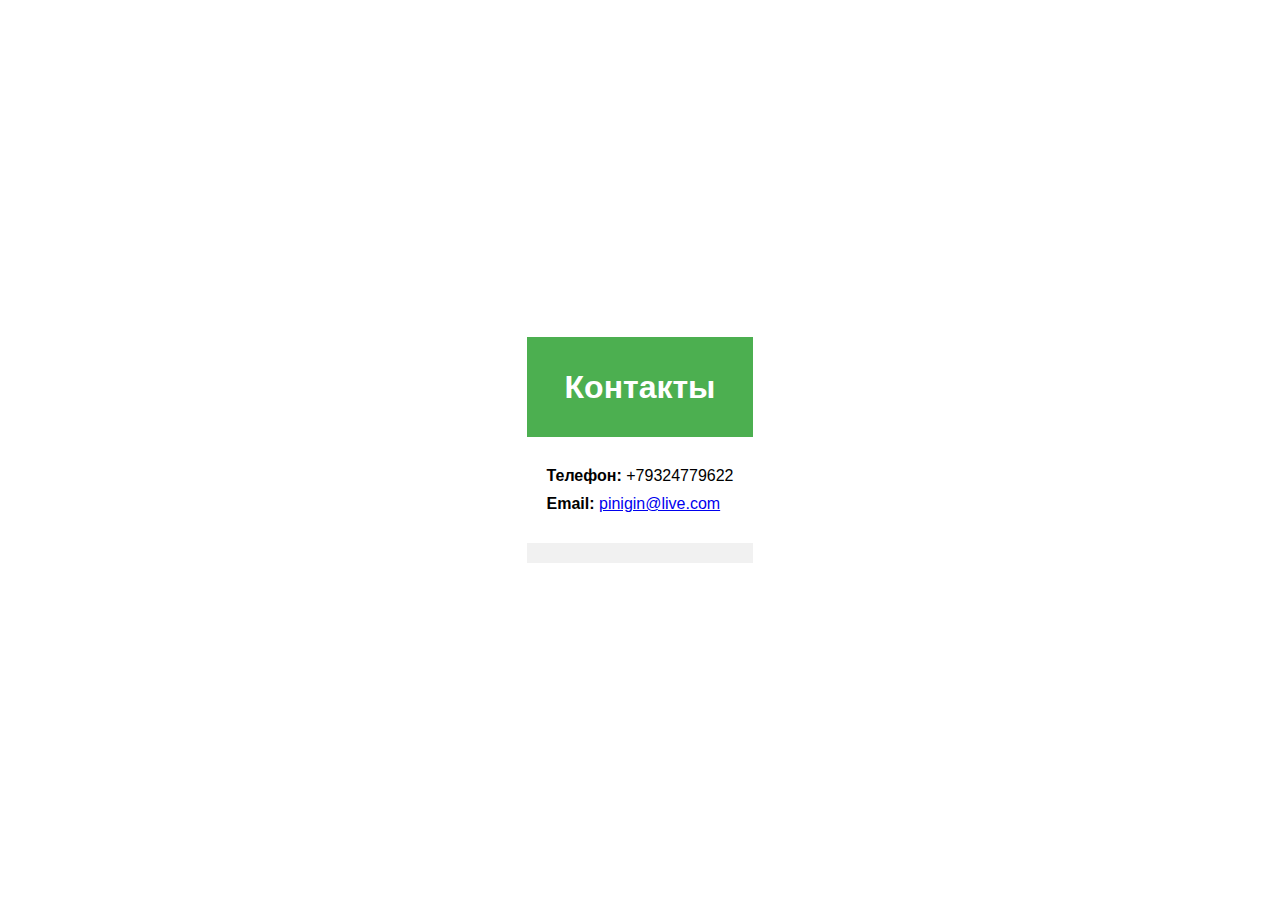
<file: contacts.html>
<!DOCTYPE html>
<html lang="ru">
<head>
    <meta charset="UTF-8">
    <meta name="viewport" content="width=device-width, initial-scale=1.0">
    <title>Контакты</title>
    <link rel="stylesheet" href="/assets/css/contacts.css">
</head>
<body>
<header>
    <h1>Контакты</h1>
</header>
<div class="contact-details">
    <div class="contact-item">
        <strong>Телефон:</strong> +79324779622
    </div>
    <div class="contact-item">
        <strong>Email:</strong> <a href="mailto:pinigin@live.com">pinigin@live.com</a>
    </div>
</div>
<footer>
</footer>
</body>
</html>
</file>
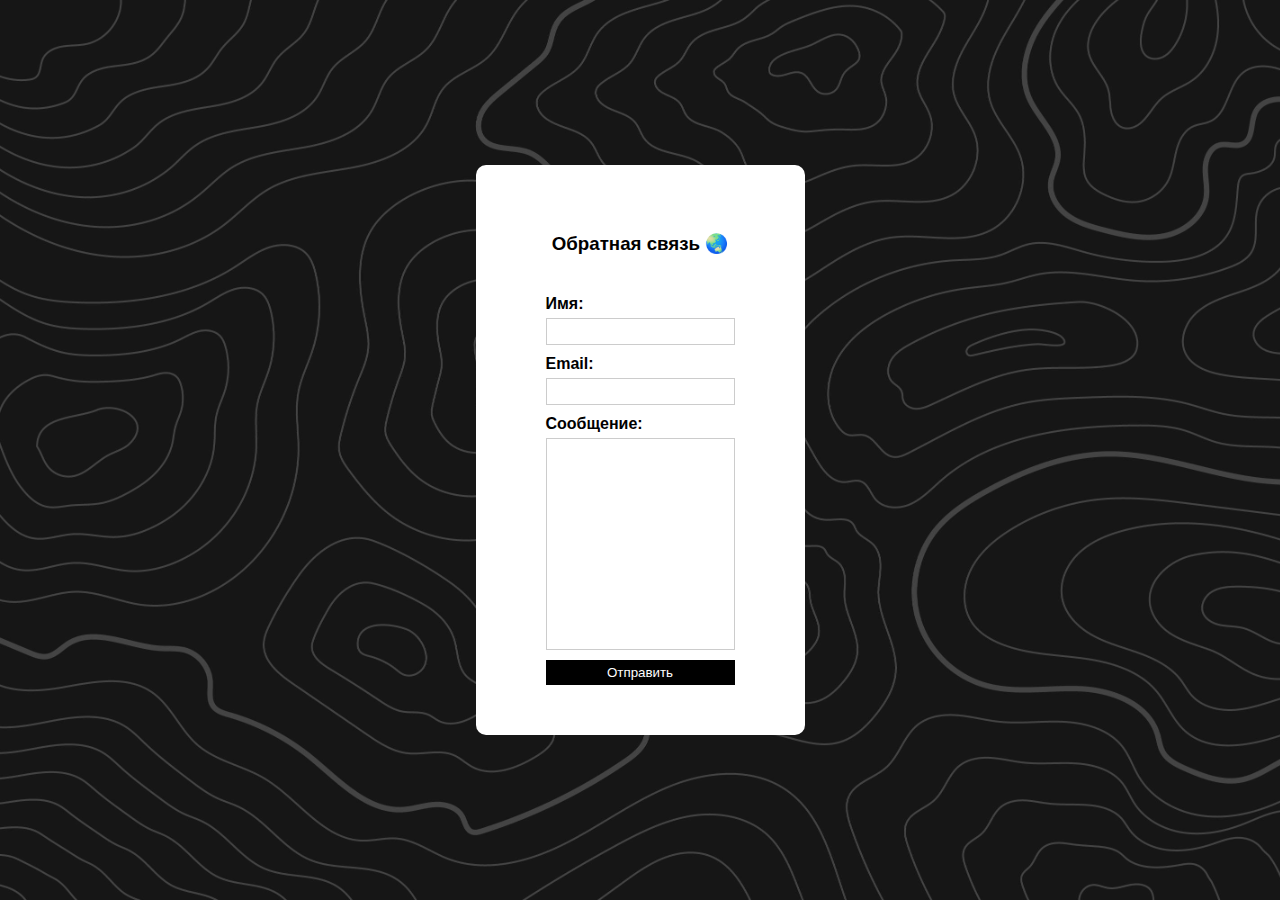
<file: feedback.html>
<!DOCTYPE html>
<html lang="ru">
<head>
    <meta charset="UTF-8">
    <meta name="viewport" content="width=device-width, initial-scale=1.0">
    <title>Обратная связь</title>
    <link rel="stylesheet" href="/assets/css/feedback.css">
</head>
<body>
    <div class="feedbackform">
    <form>
        <h3 class="text-center">Обратная связь &#127759</h3>
        <label for="name">Имя: </label>
        <input type="text" id="name" name="name" required>
      
        <label for="email">Email: </label>
        <input type="email" id="email" name="email" required pattern="^[a-zA-Z0-9_.-]*$">
      
        <label for="message">Сообщение: </label>
        <textarea id="message" name="message" required></textarea>
      
        <button type="submit">Отправить</button>
      </form>
    </div>
</body>
</html>
</file>
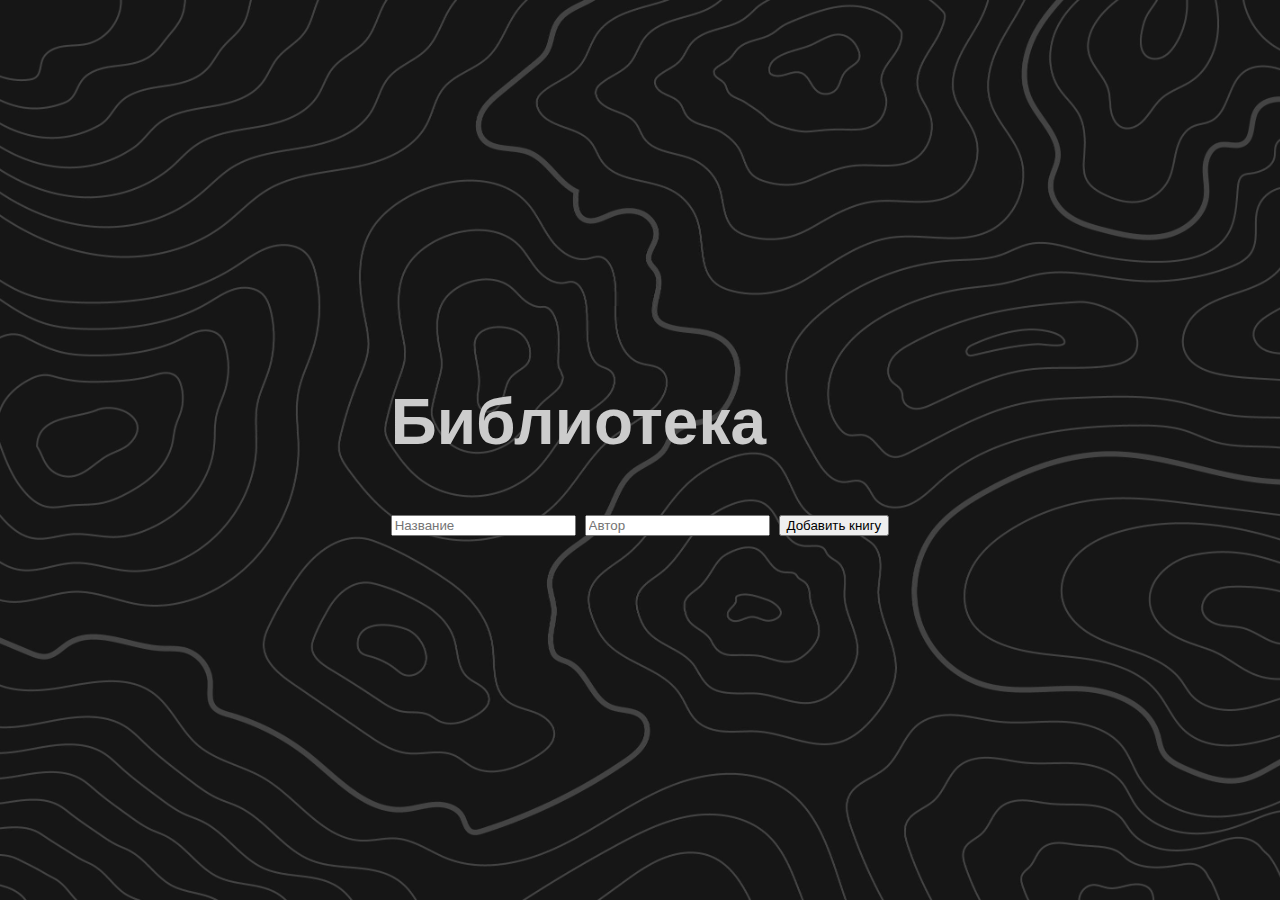
<file: library.html>
<!DOCTYPE html>
<html lang="ru">
<head>
    <meta charset="UTF-8">
    <meta name="viewport" content="width=device-width, initial-scale=1.0">
    <title>Библиотека &#127759</title>
    <link rel="stylesheet" href="assets/css/library.css">
</head>
<body>
    <h1>Библиотека</h1>
    <form id="bookForm">
        <input type="text" id="title" placeholder="Название" required>
        <input type="text" id="author" placeholder="Автор" required>
        <button type="submit">Добавить книгу</button>
    </form>
    <div id="library"></div>
    <script src="/assets/js/library.js"></script>
</body>
</html>
</file>
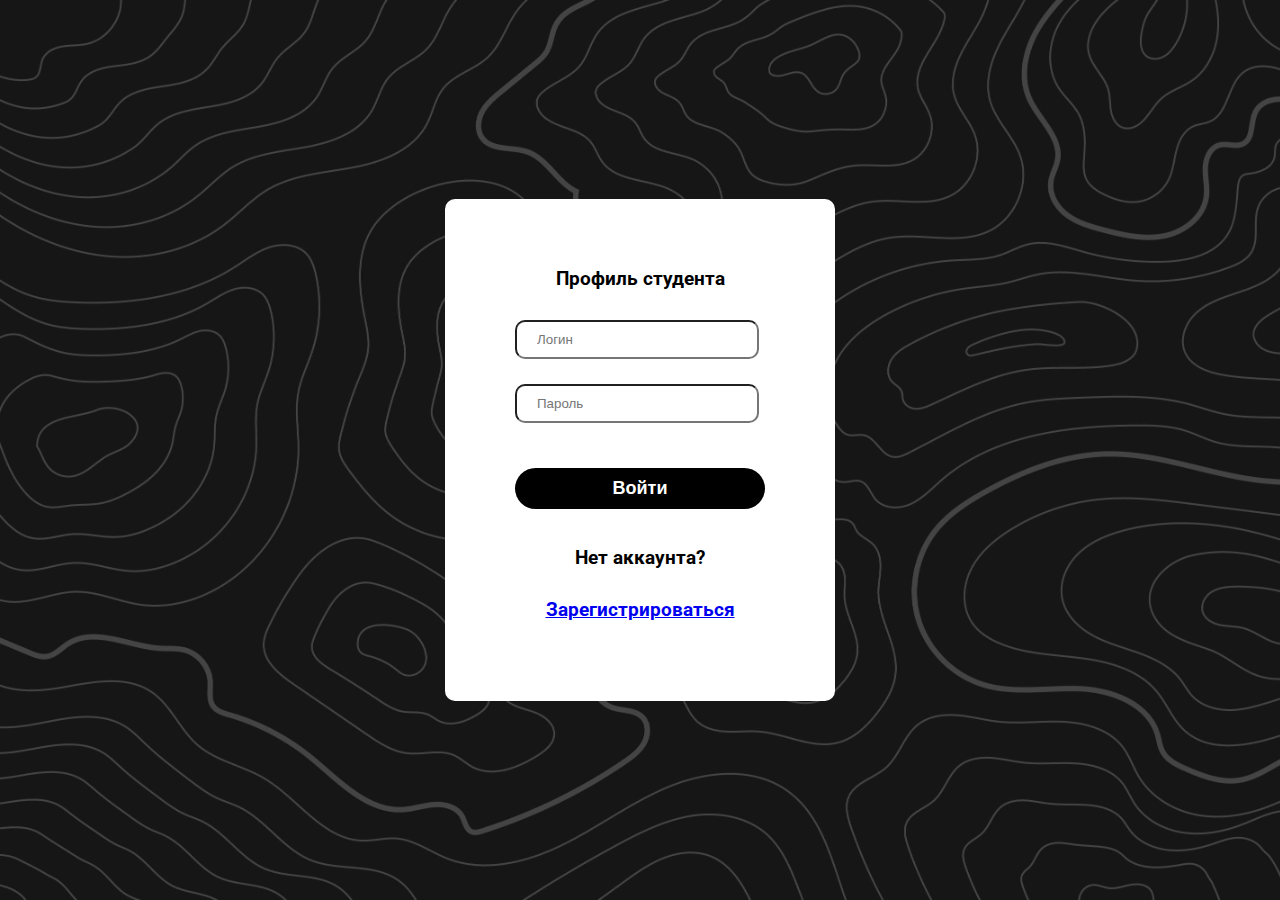
<file: profileform.html>
<!DOCTYPE html>
<html lang="ru">
<head>
    <meta charset="UTF-8">
    <meta name="viewport" content="width=device-width, initial-scale=1.0">
    <title>Вход &#127759</title>
    <link rel="stylesheet" href="/assets/css/profileform.css">
    <link rel="preconnect" href="https://fonts.googleapis.com">
	<link rel="preconnect" href="https://fonts.gstatic.com" crossorigin>
	<link href="https://fonts.googleapis.com/css2?family=Roboto:ital,wght@0,100;0,300;0,400;0,500;0,700;0,900;1,100;1,300;1,400;1,500;1,700;1,900&display=swap" rel="stylesheet">
</head>
<body>
    <div class="userinput">
        <form>
            <h3 class="text-center">Профиль студента</h3>
            <div class="form-group">
                <input class="form-control item" type="text" name="login" maxlength="30" minlength="4" pattern="^[a-zA-Z0-9_.-]*$" id="login" placeholder="Логин" required>
            </div>
            <div class="form-group">
                <input class="form-control item" type="password" name="Пароль" minlength="6" id="password" placeholder="Пароль" required>
            </div>
            <div class="form-group">
                <button class="btn btn-primary btn-block enter-account" type="submit">Войти</button>
            </div>
            <h3 class="text-bottom">Нет аккаунта?</h3>
            <h3 class="text-link"><a href="/registration.html">Зарегистрироваться</a></h3>
        </form>
    </div>
</body>
</html>
</file>
<file: assets/css/contacts.css>
html {
    background-blend-mode:overlay;
    display:flex;
    align-items:center;
    justify-content:center;
    background-repeat:no-repeat;
    background-size:cover;
    height:100%;
  }

body {
    font-family: Arial, sans-serif;
    margin: 0;
    padding: 0;
}

header {
    background-color: #4CAF50;
    color: white;
    padding: 10px 0;
    text-align: center;
}

.contact-details {
    padding: 20px;
}

.contact-details h2 {
    color: #4CAF50;
}

.contact-item {
    margin: 10px 0;
}

footer {
    background-color: #f1f1f1;
    color: #333;
    text-align: center;
    padding: 10px 0;
    width: 100%;
    bottom: 0;
}
</file>
<file: assets/css/feedback.css>
html {
    background-image: url(/assets/img/background.jpg);
    background-blend-mode:overlay;
    display:flex;
    align-items:center;
    justify-content:center;
    background-repeat:no-repeat;
    background-size:cover;
    height:100%;
    font-family: "Roboto", sans-serif;
	  font-weight: 400;
	  font-style: normal;
  }

  .feedbackform {
    padding:50px 0;
  }
  
  .feedbackform form {
    max-width:800px;
    padding:50px 70px;
    border-radius:10px;
    background-color:#ffffff;
  }

  .feedbackform form h3 {
    font-weight:bold;
    margin-bottom:30px;
    text-align: center;
    text-decoration: none;
  }

  .feedbackform .item {
    border-radius:10px;
    margin-bottom:25px;
    padding:10px 20px;
    width: 300px;
  }

  form {
    display: flex;
    flex-direction: column;
    max-width: 500px;
    margin: 0 auto;
  }
   
  label {
    font-weight: bold;
    margin-top: 10px;
  }
   
  input, textarea {
    padding: 5px;
    margin-top: 5px;
    border: 1px solid #ccc;
    resize: none;
  }

  textarea {
    height: 200px;
  }
   
  button {
    margin-top: 10px;
    padding: 5px 10px;
    background-color: #000000;
    border: none;
    color: #fff;
    cursor: pointer;
  }
</file>
<file: assets/css/library.css>
html {
    background-image: url(/assets/img/background.jpg);
    background-blend-mode:overlay;
    display:flex;
    align-items:center;
    justify-content:center;
    background-repeat:no-repeat;
    background-size:cover;
    height:100%;
    font-family: "Roboto", sans-serif;
	font-weight: 400;
	font-style: normal;
    color: #ccc;
    font-size: 24pt;
  }

#library {
    margin-top: 20px;
}
.book {
    margin: 5px 0;
    padding: 10px;
    border: 1px solid #ccc;
}
</file>
<file: assets/css/profileform.css>
html {
    background-image: url(/assets/img/background.jpg);
    background-blend-mode:overlay;
    display:flex;
    align-items:center;
    justify-content:center;
    background-repeat:no-repeat;
    background-size:cover;
    height:100%;
    font-family: "Roboto", sans-serif;
	font-weight: 400;
	font-style: normal;
  }
  
  body {
    background-color:transparent;
  }
  
  .userinput {
    padding:50px 0;
  }
  
  .userinput form {
    max-width:800px;
    padding:50px 70px;
    border-radius:10px;
    background-color:#ffffff;
  }
  
  .userinput form h3 {
    font-weight:bold;
    margin-bottom:30px;
    text-align: center;
    text-decoration: none;
  }
  
  .userinput .item {
    border-radius:10px;
    margin-bottom:25px;
    padding:10px 20px;
    width: 200px;
  }
  
  .userinput .enter-account {
    border-radius:30px;
    padding:10px 20px;
    font-size:18px;
    font-weight:bold;
    background-color:#000000;
    border:none;
    color:white;
    margin-top:20px;
    margin-bottom: 20px;
    width: 250px;
  }
  
  @media (max-width: 576px) {
    .userinput form {
      padding:50px 20px;
    }
  }
</file>
